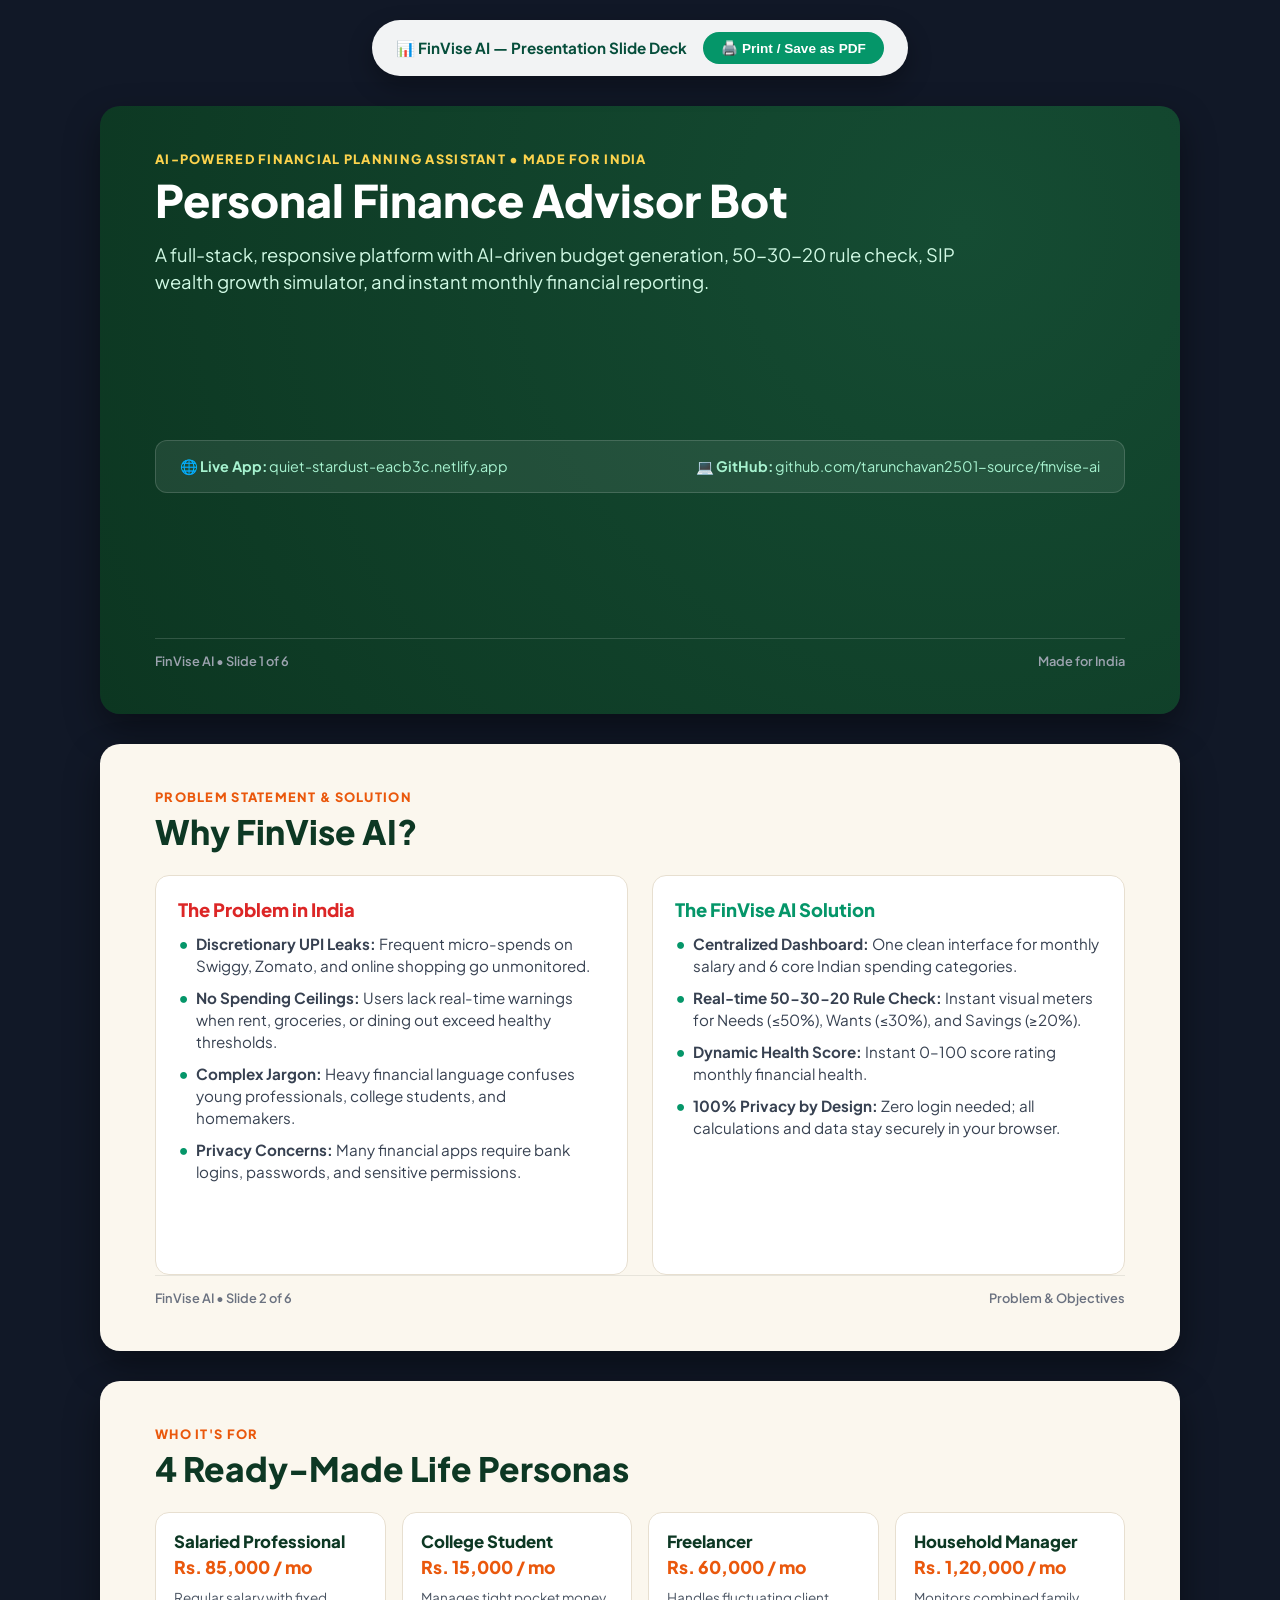
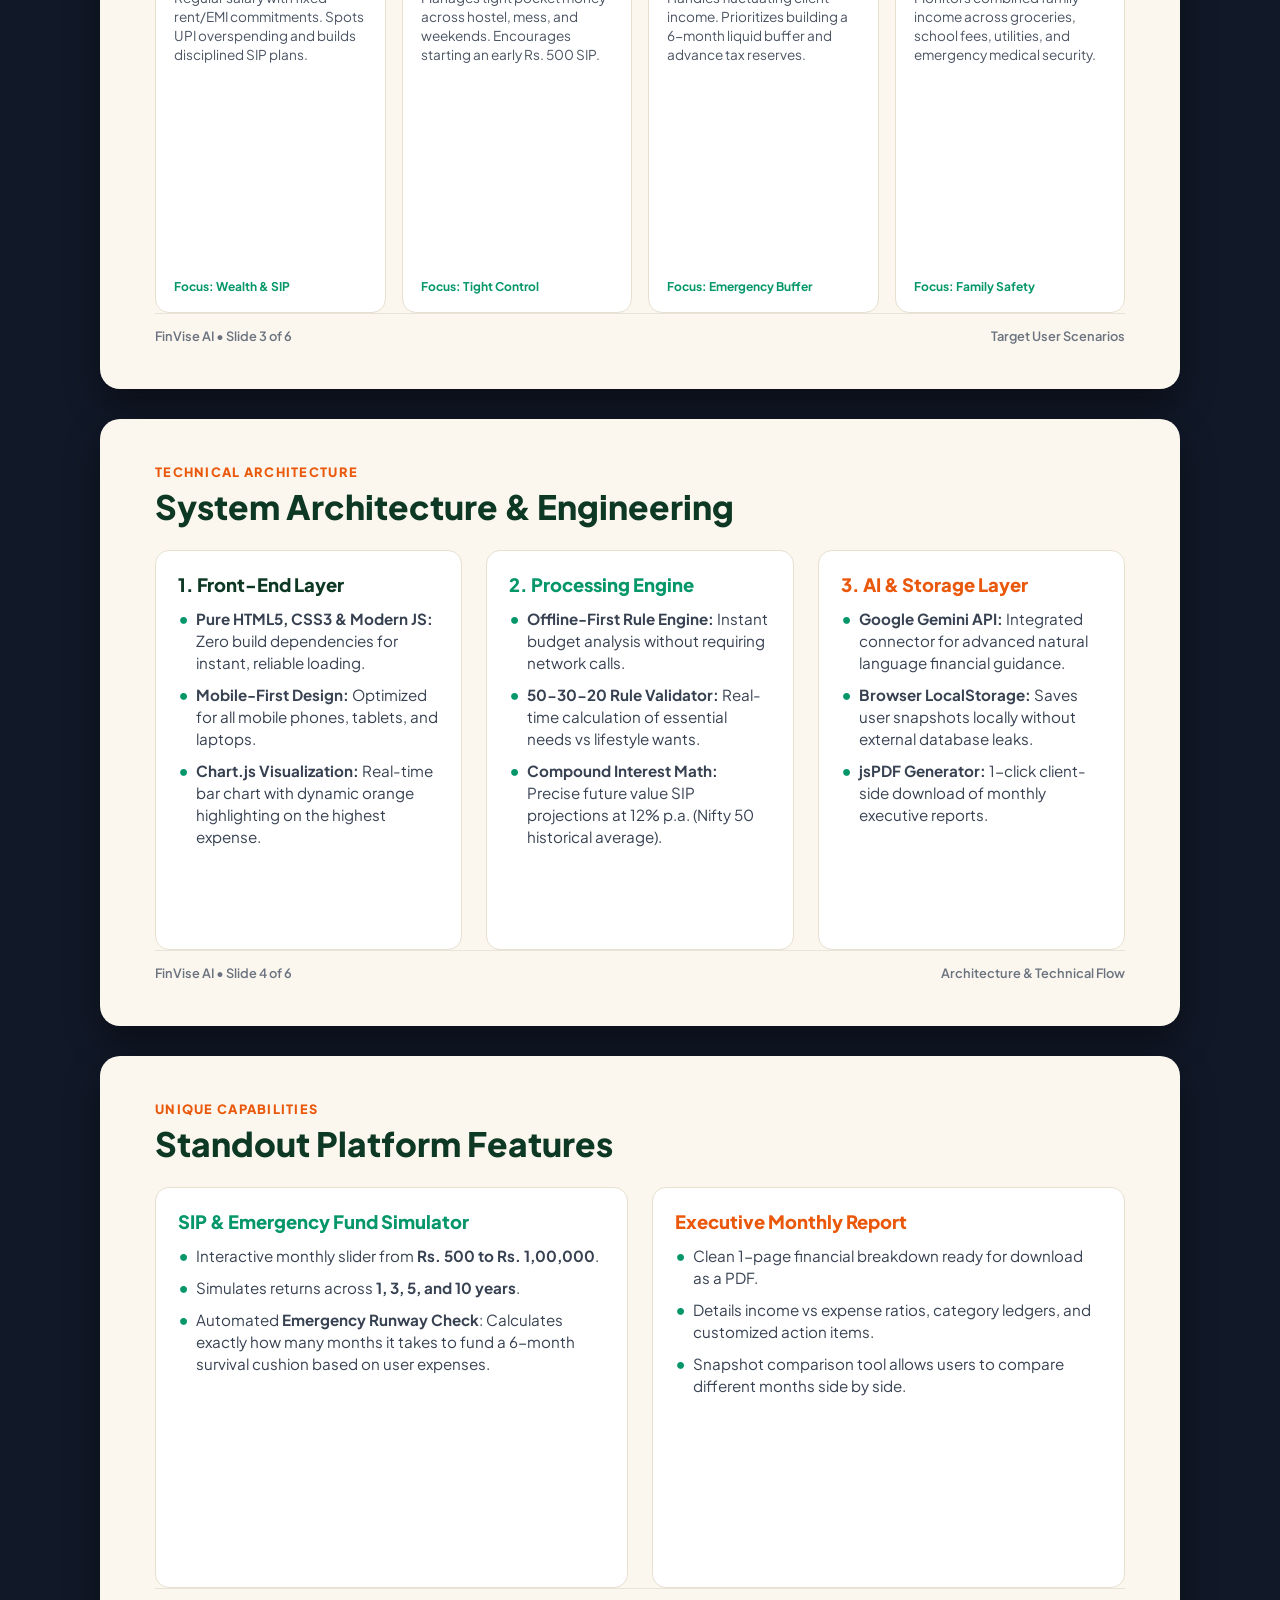
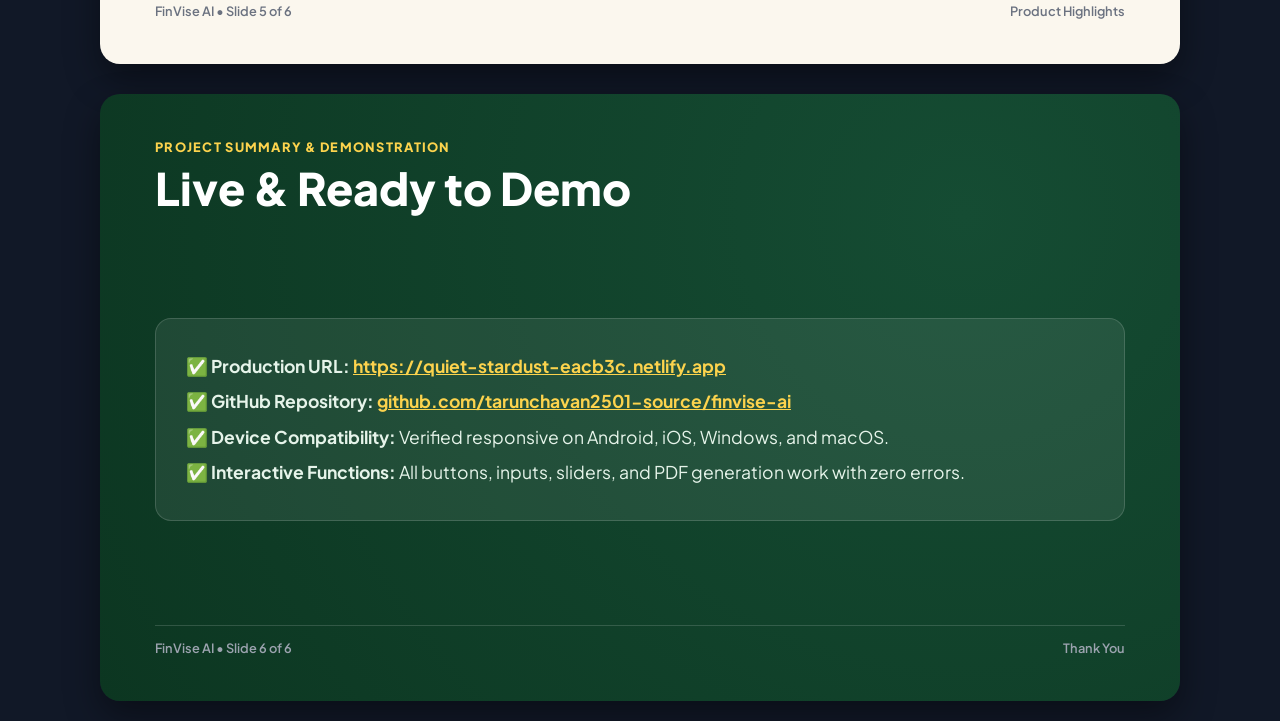
<file: presentation_viewer.html>
<!DOCTYPE html>
<html lang="en">
<head>
  <meta charset="UTF-8">
  <meta name="viewport" content="width=device-width, initial-scale=1.0">
  <title>FinVise AI — Project Presentation Slides</title>
  <link rel="preconnect" href="https://fonts.googleapis.com">
  <link rel="preconnect" href="https://fonts.gstatic.com" crossorigin>
  <link href="https://fonts.googleapis.com/css2?family=Plus+Jakarta+Sans:wght@400;500;600;700;800&family=Playfair+Display:wght@700&display=swap" rel="stylesheet">
  
  <style>
    * {
      box-sizing: border-box;
      margin: 0;
      padding: 0;
    }

    body {
      font-family: 'Plus Jakarta Sans', sans-serif;
      background: #111827;
      color: #1f2937;
      padding: 20px;
      display: flex;
      flex-direction: column;
      align-items: center;
      gap: 30px;
    }

    .top-toolbar {
      position: sticky;
      top: 10px;
      z-index: 100;
      background: rgba(255, 255, 255, 0.95);
      backdrop-filter: blur(8px);
      padding: 12px 24px;
      border-radius: 99px;
      box-shadow: 0 10px 25px rgba(0, 0, 0, 0.3);
      display: flex;
      gap: 16px;
      align-items: center;
    }

    .top-toolbar span {
      font-weight: 700;
      font-size: 0.95rem;
      color: #064e3b;
    }

    .btn-print {
      background: #059669;
      color: white;
      border: none;
      padding: 8px 18px;
      border-radius: 99px;
      font-weight: 700;
      font-size: 0.85rem;
      cursor: pointer;
    }

    .slide {
      width: 100%;
      max-width: 1080px;
      aspect-ratio: 16 / 9;
      background: #fbf7ee;
      border-radius: 20px;
      padding: 45px 55px;
      display: flex;
      flex-direction: column;
      justify-content: space-between;
      box-shadow: 0 15px 35px rgba(0, 0, 0, 0.4);
      position: relative;
      overflow: hidden;
    }

    /* Slide 1 Dark Theme */
    .slide-dark {
      background: radial-gradient(circle at 80% 20%, #154c33 0%, #0c3621 100%);
      color: white;
    }

    .slide-tag {
      font-size: 0.8rem;
      font-weight: 800;
      text-transform: uppercase;
      letter-spacing: 0.1em;
      color: #ea580c;
      margin-bottom: 6px;
    }

    .slide-dark .slide-tag {
      color: #fcd34d;
    }

    .slide-title {
      font-size: 2.1rem;
      font-weight: 800;
      color: #0d3824;
      line-height: 1.2;
    }

    .slide-dark .slide-title {
      color: white;
      font-size: 2.8rem;
    }

    .slide-body {
      flex-grow: 1;
      display: flex;
      gap: 24px;
      margin-top: 24px;
    }

    .col {
      flex: 1;
      background: white;
      border: 1px solid #e7dfd0;
      border-radius: 14px;
      padding: 22px;
      display: flex;
      flex-direction: column;
    }

    .col h3 {
      font-size: 1.15rem;
      margin-bottom: 12px;
      font-weight: 800;
    }

    .col ul {
      list-style: none;
    }

    .col ul li {
      font-size: 0.95rem;
      color: #374151;
      margin-bottom: 10px;
      line-height: 1.45;
      position: relative;
      padding-left: 18px;
    }

    .col ul li::before {
      content: "•";
      position: absolute;
      left: 0;
      color: #059669;
      font-size: 1.3rem;
      line-height: 1;
    }

    /* 4 Scenarios Grid */
    .grid-4 {
      display: grid;
      grid-template-columns: repeat(4, 1fr);
      gap: 16px;
      width: 100%;
    }

    .scenario-card {
      background: white;
      border: 1px solid #e7dfd0;
      border-radius: 14px;
      padding: 18px;
      display: flex;
      flex-direction: column;
      justify-content: space-between;
    }

    .scenario-card h4 {
      font-size: 1.05rem;
      color: #0d3824;
      font-weight: 800;
      margin-bottom: 4px;
    }

    .scenario-income {
      font-size: 1.1rem;
      font-weight: 800;
      color: #ea580c;
      margin-bottom: 10px;
    }

    .scenario-card p {
      font-size: 0.85rem;
      color: #4b5563;
      line-height: 1.4;
    }

    /* Slide Footer */
    .slide-footer {
      display: flex;
      justify-content: space-between;
      align-items: center;
      border-top: 1px solid rgba(0, 0, 0, 0.08);
      padding-top: 14px;
      font-size: 0.8rem;
      color: #6b7280;
      font-weight: 600;
    }

    .slide-dark .slide-footer {
      border-top-color: rgba(255, 255, 255, 0.15);
      color: #9ca3af;
    }

    @media print {
      body {
        background: white;
        padding: 0;
        gap: 0;
      }
      .top-toolbar {
        display: none;
      }
      .slide {
        page-break-after: always;
        box-shadow: none;
        border-radius: 0;
        max-width: 100%;
        height: 100vh;
      }
    }
  </style>
</head>
<body>

  <div class="top-toolbar">
    <span>📊 FinVise AI — Presentation Slide Deck</span>
    <button class="btn-print" onclick="window.print()">🖨️ Print / Save as PDF</button>
  </div>

  <!-- SLIDE 1 -->
  <div class="slide slide-dark">
    <div>
      <div class="slide-tag">AI-POWERED FINANCIAL PLANNING ASSISTANT • MADE FOR INDIA</div>
      <h1 class="slide-title">Personal Finance Advisor Bot</h1>
      <p style="font-size:1.15rem; color:#d1fae5; margin-top:14px; max-width:800px; line-height:1.5;">
        A full-stack, responsive platform with AI-driven budget generation, 50-30-20 rule check, SIP wealth growth simulator, and instant monthly financial reporting.
      </p>
    </div>

    <div style="background:rgba(255,255,255,0.08); padding:16px 24px; border-radius:12px; border:1px solid rgba(255,255,255,0.15);">
      <div style="display:flex; justify-content:space-between; font-size:0.9rem; color:#a7f3d0;">
        <span>🌐 <strong>Live App:</strong> quiet-stardust-eacb3c.netlify.app</span>
        <span>💻 <strong>GitHub:</strong> github.com/tarunchavan2501-source/finvise-ai</span>
      </div>
    </div>

    <div class="slide-footer">
      <span>FinVise AI • Slide 1 of 6</span>
      <span>Made for India</span>
    </div>
  </div>

  <!-- SLIDE 2 -->
  <div class="slide">
    <div>
      <div class="slide-tag">PROBLEM STATEMENT & SOLUTION</div>
      <h2 class="slide-title">Why FinVise AI?</h2>
    </div>

    <div class="slide-body">
      <div class="col">
        <h3 style="color:#dc2626;">The Problem in India</h3>
        <ul>
          <li><strong>Discretionary UPI Leaks:</strong> Frequent micro-spends on Swiggy, Zomato, and online shopping go unmonitored.</li>
          <li><strong>No Spending Ceilings:</strong> Users lack real-time warnings when rent, groceries, or dining out exceed healthy thresholds.</li>
          <li><strong>Complex Jargon:</strong> Heavy financial language confuses young professionals, college students, and homemakers.</li>
          <li><strong>Privacy Concerns:</strong> Many financial apps require bank logins, passwords, and sensitive permissions.</li>
        </ul>
      </div>

      <div class="col">
        <h3 style="color:#059669;">The FinVise AI Solution</h3>
        <ul>
          <li><strong>Centralized Dashboard:</strong> One clean interface for monthly salary and 6 core Indian spending categories.</li>
          <li><strong>Real-time 50-30-20 Rule Check:</strong> Instant visual meters for Needs (≤50%), Wants (≤30%), and Savings (≥20%).</li>
          <li><strong>Dynamic Health Score:</strong> Instant 0–100 score rating monthly financial health.</li>
          <li><strong>100% Privacy by Design:</strong> Zero login needed; all calculations and data stay securely in your browser.</li>
        </ul>
      </div>
    </div>

    <div class="slide-footer">
      <span>FinVise AI • Slide 2 of 6</span>
      <span>Problem & Objectives</span>
    </div>
  </div>

  <!-- SLIDE 3 -->
  <div class="slide">
    <div>
      <div class="slide-tag">WHO IT'S FOR</div>
      <h2 class="slide-title">4 Ready-Made Life Personas</h2>
    </div>

    <div class="slide-body">
      <div class="grid-4">
        <div class="scenario-card">
          <div>
            <h4>Salaried Professional</h4>
            <div class="scenario-income">Rs. 85,000 / mo</div>
            <p>Regular salary with fixed rent/EMI commitments. Spots UPI overspending and builds disciplined SIP plans.</p>
          </div>
          <div style="font-size:0.75rem; color:#059669; font-weight:700; margin-top:10px;">Focus: Wealth & SIP</div>
        </div>

        <div class="scenario-card">
          <div>
            <h4>College Student</h4>
            <div class="scenario-income">Rs. 15,000 / mo</div>
            <p>Manages tight pocket money across hostel, mess, and weekends. Encourages starting an early Rs. 500 SIP.</p>
          </div>
          <div style="font-size:0.75rem; color:#059669; font-weight:700; margin-top:10px;">Focus: Tight Control</div>
        </div>

        <div class="scenario-card">
          <div>
            <h4>Freelancer</h4>
            <div class="scenario-income">Rs. 60,000 / mo</div>
            <p>Handles fluctuating client income. Prioritizes building a 6-month liquid buffer and advance tax reserves.</p>
          </div>
          <div style="font-size:0.75rem; color:#059669; font-weight:700; margin-top:10px;">Focus: Emergency Buffer</div>
        </div>

        <div class="scenario-card">
          <div>
            <h4>Household Manager</h4>
            <div class="scenario-income">Rs. 1,20,000 / mo</div>
            <p>Monitors combined family income across groceries, school fees, utilities, and emergency medical security.</p>
          </div>
          <div style="font-size:0.75rem; color:#059669; font-weight:700; margin-top:10px;">Focus: Family Safety</div>
        </div>
      </div>
    </div>

    <div class="slide-footer">
      <span>FinVise AI • Slide 3 of 6</span>
      <span>Target User Scenarios</span>
    </div>
  </div>

  <!-- SLIDE 4 -->
  <div class="slide">
    <div>
      <div class="slide-tag">TECHNICAL ARCHITECTURE</div>
      <h2 class="slide-title">System Architecture & Engineering</h2>
    </div>

    <div class="slide-body">
      <div class="col">
        <h3 style="color:#0d3824;">1. Front-End Layer</h3>
        <ul>
          <li><strong>Pure HTML5, CSS3 & Modern JS:</strong> Zero build dependencies for instant, reliable loading.</li>
          <li><strong>Mobile-First Design:</strong> Optimized for all mobile phones, tablets, and laptops.</li>
          <li><strong>Chart.js Visualization:</strong> Real-time bar chart with dynamic orange highlighting on the highest expense.</li>
        </ul>
      </div>

      <div class="col">
        <h3 style="color:#059669;">2. Processing Engine</h3>
        <ul>
          <li><strong>Offline-First Rule Engine:</strong> Instant budget analysis without requiring network calls.</li>
          <li><strong>50-30-20 Rule Validator:</strong> Real-time calculation of essential needs vs lifestyle wants.</li>
          <li><strong>Compound Interest Math:</strong> Precise future value SIP projections at 12% p.a. (Nifty 50 historical average).</li>
        </ul>
      </div>

      <div class="col">
        <h3 style="color:#ea580c;">3. AI & Storage Layer</h3>
        <ul>
          <li><strong>Google Gemini API:</strong> Integrated connector for advanced natural language financial guidance.</li>
          <li><strong>Browser LocalStorage:</strong> Saves user snapshots locally without external database leaks.</li>
          <li><strong>jsPDF Generator:</strong> 1-click client-side download of monthly executive reports.</li>
        </ul>
      </div>
    </div>

    <div class="slide-footer">
      <span>FinVise AI • Slide 4 of 6</span>
      <span>Architecture & Technical Flow</span>
    </div>
  </div>

  <!-- SLIDE 5 -->
  <div class="slide">
    <div>
      <div class="slide-tag">UNIQUE CAPABILITIES</div>
      <h2 class="slide-title">Standout Platform Features</h2>
    </div>

    <div class="slide-body">
      <div class="col">
        <h3 style="color:#059669;">SIP & Emergency Fund Simulator</h3>
        <ul>
          <li>Interactive monthly slider from <strong>Rs. 500 to Rs. 1,00,000</strong>.</li>
          <li>Simulates returns across <strong>1, 3, 5, and 10 years</strong>.</li>
          <li>Automated <strong>Emergency Runway Check</strong>: Calculates exactly how many months it takes to fund a 6-month survival cushion based on user expenses.</li>
        </ul>
      </div>

      <div class="col">
        <h3 style="color:#ea580c;">Executive Monthly Report</h3>
        <ul>
          <li>Clean 1-page financial breakdown ready for download as a PDF.</li>
          <li>Details income vs expense ratios, category ledgers, and customized action items.</li>
          <li>Snapshot comparison tool allows users to compare different months side by side.</li>
        </ul>
      </div>
    </div>

    <div class="slide-footer">
      <span>FinVise AI • Slide 5 of 6</span>
      <span>Product Highlights</span>
    </div>
  </div>

  <!-- SLIDE 6 -->
  <div class="slide slide-dark">
    <div>
      <div class="slide-tag">PROJECT SUMMARY & DEMONSTRATION</div>
      <h2 class="slide-title">Live & Ready to Demo</h2>
    </div>

    <div style="background:rgba(255,255,255,0.08); border:1px solid rgba(255,255,255,0.15); border-radius:16px; padding:30px; margin:24px 0;">
      <ul style="list-style:none; line-height:2; font-size:1.1rem; color:#e6f4ea;">
        <li>✅ <strong>Production URL:</strong> <a href="https://quiet-stardust-eacb3c.netlify.app" target="_blank" style="color:#fcd34d; font-weight:700;">https://quiet-stardust-eacb3c.netlify.app</a></li>
        <li>✅ <strong>GitHub Repository:</strong> <a href="https://github.com/tarunchavan2501-source/finvise-ai" target="_blank" style="color:#fcd34d; font-weight:700;">github.com/tarunchavan2501-source/finvise-ai</a></li>
        <li>✅ <strong>Device Compatibility:</strong> Verified responsive on Android, iOS, Windows, and macOS.</li>
        <li>✅ <strong>Interactive Functions:</strong> All buttons, inputs, sliders, and PDF generation work with zero errors.</li>
      </ul>
    </div>

    <div class="slide-footer">
      <span>FinVise AI • Slide 6 of 6</span>
      <span>Thank You</span>
    </div>
  </div>

</body>
</html>
</file>
